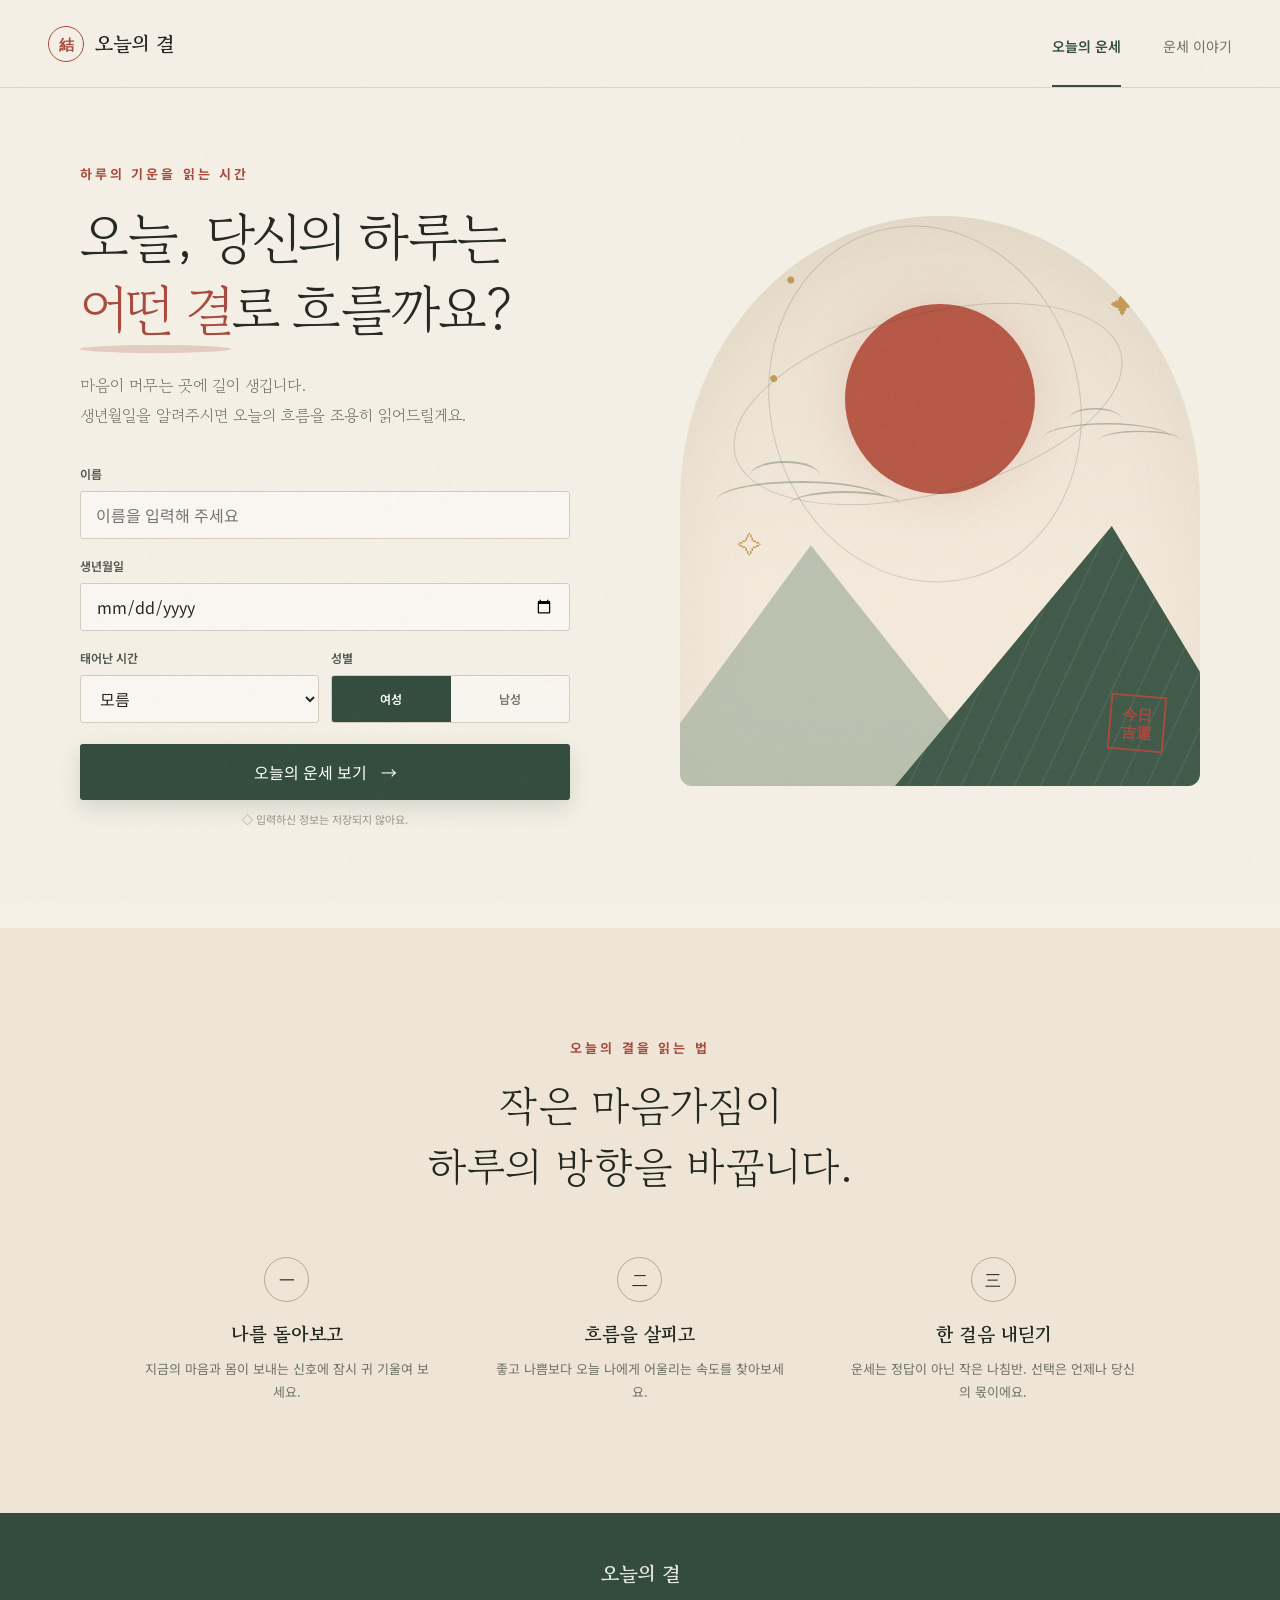
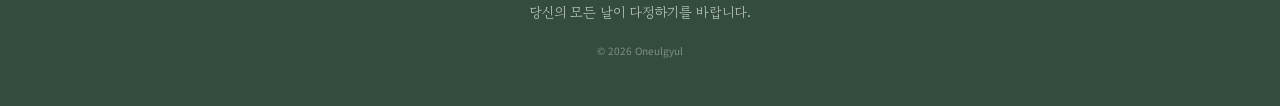
<file: index.html>
<!doctype html>
<html lang="ko">
  <head>
    <meta charset="UTF-8" />
    <meta name="viewport" content="width=device-width, initial-scale=1.0" />
    <meta name="theme-color" content="#f6f1e8" />
    <meta
      name="description"
      content="생년월일과 태어난 시간을 바탕으로 오늘의 운세를 확인하는 감성 운세 서비스"
    />
    <title>오늘의 결 — 하루를 읽는 운세</title>
    <link rel="preconnect" href="https://fonts.googleapis.com" />
    <link rel="preconnect" href="https://fonts.gstatic.com" crossorigin />
    <link
      href="https://fonts.googleapis.com/css2?family=Gowun+Batang:wght@400;700&family=Noto+Sans+KR:wght@400;500;600;700&display=swap"
      rel="stylesheet"
    />
    <link rel="stylesheet" href="styles.css" />
  </head>
  <body>
    <div class="paper-noise" aria-hidden="true"></div>
    <header class="site-header">
      <a class="brand" href="#" aria-label="오늘의 결 홈">
        <span class="brand-mark">結</span>
        <span>오늘의 결</span>
      </a>
      <nav aria-label="주요 메뉴">
        <a class="active" href="#fortune">오늘의 운세</a>
        <a href="#how">운세 이야기</a>
      </nav>
    </header>

    <main>
      <section class="hero" id="fortune">
        <div class="hero-copy">
          <p class="eyebrow">하루의 기운을 읽는 시간</p>
          <h1>오늘, 당신의 하루는<br /><em>어떤 결</em>로 흐를까요?</h1>
          <p class="intro">
            마음이 머무는 곳에 길이 생깁니다.<br />생년월일을 알려주시면 오늘의 흐름을 조용히 읽어드릴게요.
          </p>

          <form class="fortune-form" id="fortune-form">
            <div class="field full">
              <label for="name">이름</label>
              <input id="name" name="name" type="text" placeholder="이름을 입력해 주세요" maxlength="12" required />
            </div>
            <div class="field full">
              <label for="birthdate">생년월일</label>
              <input id="birthdate" name="birthdate" type="date" required />
            </div>
            <div class="field">
              <label for="birthtime">태어난 시간</label>
              <select id="birthtime" name="birthtime">
                <option value="unknown">모름</option>
                <option value="dawn">새벽 (00–06시)</option>
                <option value="morning">아침 (06–12시)</option>
                <option value="afternoon">낮 (12–18시)</option>
                <option value="night">저녁 (18–24시)</option>
              </select>
            </div>
            <div class="field">
              <span class="label">성별</span>
              <div class="segment" role="group" aria-label="성별">
                <label><input type="radio" name="gender" value="female" checked /><span>여성</span></label>
                <label><input type="radio" name="gender" value="male" /><span>남성</span></label>
              </div>
            </div>
            <button class="submit-button" type="submit">
              <span>오늘의 운세 보기</span>
              <span aria-hidden="true">→</span>
            </button>
          </form>
          <p class="privacy"><span aria-hidden="true">◇</span> 입력하신 정보는 저장되지 않아요.</p>
        </div>

        <div class="hero-art" aria-hidden="true">
          <div class="sun"></div>
          <div class="orbit orbit-one"><span></span></div>
          <div class="orbit orbit-two"><span></span></div>
          <div class="cloud cloud-one"></div>
          <div class="cloud cloud-two"></div>
          <div class="mountain mountain-back"></div>
          <div class="mountain mountain-front"></div>
          <div class="stamp">今日<br />吉運</div>
          <span class="star star-one">✦</span>
          <span class="star star-two">✧</span>
        </div>
      </section>

      <section class="result" id="result" hidden aria-live="polite">
        <button class="close-result" type="button" aria-label="결과 닫기">×</button>
        <p class="result-date" id="result-date"></p>
        <h2><span id="result-name"></span>님의 오늘은<br /><em id="result-keyword"></em>의 날이에요.</h2>
        <p class="result-message" id="result-message"></p>
        <div class="score-grid">
          <article><span>전체운</span><strong id="score-total"></strong><div class="meter"><i id="bar-total"></i></div></article>
          <article><span>애정운</span><strong id="score-love"></strong><div class="meter"><i id="bar-love"></i></div></article>
          <article><span>금전운</span><strong id="score-money"></strong><div class="meter"><i id="bar-money"></i></div></article>
          <article><span>일·학업운</span><strong id="score-work"></strong><div class="meter"><i id="bar-work"></i></div></article>
        </div>
        <div class="lucky-row">
          <div><small>행운의 색</small><b id="lucky-color"></b></div>
          <div><small>행운의 숫자</small><b id="lucky-number"></b></div>
          <div><small>좋은 시간</small><b id="lucky-time"></b></div>
        </div>
        <button class="again-button" id="again-button" type="button">다시 보기</button>
      </section>

      <section class="how" id="how">
        <p class="eyebrow">오늘의 결을 읽는 법</p>
        <h2>작은 마음가짐이<br />하루의 방향을 바꿉니다.</h2>
        <div class="how-grid">
          <article><span>一</span><h3>나를 돌아보고</h3><p>지금의 마음과 몸이 보내는 신호에 잠시 귀 기울여 보세요.</p></article>
          <article><span>二</span><h3>흐름을 살피고</h3><p>좋고 나쁨보다 오늘 나에게 어울리는 속도를 찾아보세요.</p></article>
          <article><span>三</span><h3>한 걸음 내딛기</h3><p>운세는 정답이 아닌 작은 나침반. 선택은 언제나 당신의 몫이에요.</p></article>
        </div>
      </section>
    </main>

    <footer><span>오늘의 결</span><p>당신의 모든 날이 다정하기를 바랍니다.</p><small>© 2026 Oneulgyul</small></footer>
    <script src="app.js"></script>
  </body>
</html>
</file>
<file: styles.css>
:root {
  --ink: #242820;
  --muted: #6f7267;
  --paper: #f5f0e6;
  --paper-deep: #eee5d7;
  --green: #334c3d;
  --red: #a84a3d;
  --gold: #c39b55;
}

* { box-sizing: border-box; }
html { scroll-behavior: smooth; }
body { margin: 0; color: var(--ink); background: var(--paper); font-family: "Noto Sans KR", sans-serif; }
a { color: inherit; text-decoration: none; }
button, input, select { font: inherit; }
.paper-noise { position: fixed; inset: 0; pointer-events: none; z-index: 10; opacity: .18; background-image: url("data:image/svg+xml,%3Csvg viewBox='0 0 160 160' xmlns='http://www.w3.org/2000/svg'%3E%3Cfilter id='n'%3E%3CfeTurbulence type='fractalNoise' baseFrequency='.9' numOctaves='3' stitchTiles='stitch'/%3E%3C/filter%3E%3Crect width='100%25' height='100%25' filter='url(%23n)' opacity='.16'/%3E%3C/svg%3E"); }

.site-header { height: 88px; max-width: 1280px; margin: auto; padding: 0 48px; display: flex; align-items: center; justify-content: space-between; border-bottom: 1px solid rgba(51,76,61,.15); }
.brand { display: flex; align-items: center; gap: 11px; font: 700 20px "Gowun Batang", serif; }
.brand-mark { display: grid; place-items: center; width: 36px; height: 36px; border: 1px solid var(--red); color: var(--red); border-radius: 50%; font-size: 15px; }
nav { display: flex; gap: 42px; font-size: 14px; color: var(--muted); }
nav a { padding: 34px 0 30px; position: relative; }
nav a.active { color: var(--green); font-weight: 600; }
nav a.active::after { content: ""; position: absolute; bottom: -1px; left: 0; right: 0; height: 2px; background: var(--green); }

.hero { min-height: 720px; max-width: 1280px; margin: auto; padding: 76px 80px 90px; display: grid; grid-template-columns: 1fr 1fr; gap: 80px; align-items: center; }
.eyebrow { margin: 0 0 18px; color: var(--red); font: 700 13px "Noto Sans KR", sans-serif; letter-spacing: .22em; }
h1, h2 { font-family: "Gowun Batang", serif; font-weight: 400; }
h1 { margin: 0; font-size: clamp(42px, 4.3vw, 63px); line-height: 1.3; letter-spacing: -.05em; }
h1 em, .result h2 em { color: var(--red); font-style: normal; position: relative; }
h1 em::after { content: ""; position: absolute; left: 0; right: 0; bottom: -5px; height: 8px; opacity: .22; background: var(--red); border-radius: 50%; }
.intro { margin: 26px 0 34px; color: var(--muted); font: 16px/1.9 "Gowun Batang", serif; }
.fortune-form { max-width: 490px; display: grid; grid-template-columns: 1fr 1fr; gap: 18px 12px; }
.field { display: flex; flex-direction: column; gap: 9px; }
.field.full { grid-column: 1 / -1; }
.field label, .label { font-size: 12px; font-weight: 600; color: #50554b; }
input, select { width: 100%; height: 48px; border: 1px solid #d5ccbd; border-radius: 3px; color: var(--ink); background: rgba(255,255,255,.45); padding: 0 15px; outline: none; }
input:focus, select:focus { border-color: var(--green); box-shadow: 0 0 0 3px rgba(51,76,61,.08); }
.segment { height: 48px; display: flex; border: 1px solid #d5ccbd; border-radius: 3px; overflow: hidden; }
.segment label { flex: 1; cursor: pointer; }
.segment input { position: absolute; opacity: 0; width: 1px; height: 1px; }
.segment span { height: 100%; display: grid; place-items: center; background: rgba(255,255,255,.35); color: var(--muted); }
.segment input:checked + span { background: var(--green); color: white; }
.submit-button { grid-column: 1 / -1; height: 56px; margin-top: 3px; padding: 0 20px; border: 0; border-radius: 3px; background: var(--green); color: white; display: flex; align-items: center; justify-content: center; gap: 14px; cursor: pointer; box-shadow: 0 8px 22px rgba(51,76,61,.16); transition: transform .2s, background .2s; }
.submit-button:hover { transform: translateY(-2px); background: #263d30; }
.privacy { max-width: 490px; text-align: center; color: #96958c; font-size: 11px; }

.hero-art { height: 570px; position: relative; overflow: hidden; border-radius: 50% 50% 12px 12px; background: linear-gradient(#e9dfcf 0%, #f4eadc 65%); box-shadow: inset 0 0 80px rgba(108,83,48,.08); }
.sun { position: absolute; width: 190px; height: 190px; top: 88px; left: 50%; transform: translateX(-50%); border-radius: 50%; background: #b75846; box-shadow: 0 0 50px rgba(183,88,70,.16); }
.orbit { position: absolute; border: 1px solid rgba(51,76,61,.2); border-radius: 50%; transform: rotate(-15deg); }
.orbit-one { width: 400px; height: 180px; top: 98px; left: 48px; }
.orbit-two { width: 310px; height: 360px; top: 8px; left: 90px; }
.orbit span { display: block; width: 7px; height: 7px; border-radius: 50%; background: var(--gold); margin: 21px 0 0 53px; }
.cloud { position: absolute; z-index: 3; width: 170px; height: 40px; border-top: 2px solid rgba(51,76,61,.32); border-radius: 50%; }
.cloud::after, .cloud::before { content: ""; position: absolute; border-top: 2px solid rgba(51,76,61,.32); border-radius: 50%; }
.cloud::before { width: 70px; height: 27px; left: 34px; top: -22px; }
.cloud::after { width: 110px; height: 25px; right: -14px; top: 8px; }
.cloud-one { top: 265px; left: 36px; }
.cloud-two { top: 202px; right: 8px; transform: scale(.75); }
.mountain { position: absolute; bottom: -60px; width: 460px; height: 320px; clip-path: polygon(0 100%, 48% 6%, 100% 100%); }
.mountain-back { left: -90px; background: #9eac9a; opacity: .65; }
.mountain-front { right: -105px; background: #405a49; clip-path: polygon(0 100%, 58% 0, 100% 100%); }
.mountain-front::after { content: ""; position: absolute; inset: 0; background: repeating-linear-gradient(115deg, transparent 0 22px, rgba(255,255,255,.07) 23px 24px); }
.stamp { position: absolute; z-index: 5; right: 35px; bottom: 35px; width: 56px; height: 56px; border: 2px solid var(--red); color: var(--red); display: grid; place-items: center; text-align: center; font: 700 15px/1.2 "Gowun Batang"; transform: rotate(5deg); }
.star { position: absolute; color: var(--gold); font-size: 24px; }.star-one{top:70px;right:65px}.star-two{top:310px;left:58px}

.result { position: relative; max-width: 820px; margin: 20px auto 100px; padding: 68px 72px; text-align: center; background: #fbf8f1; border: 1px solid #ded4c4; box-shadow: 0 20px 70px rgba(64,53,38,.12); }
.result::before { content: ""; position: absolute; inset: 10px; border: 1px solid rgba(168,74,61,.18); pointer-events: none; }
.close-result { position: absolute; z-index: 2; right: 22px; top: 18px; border: 0; background: none; font-size: 28px; color: var(--muted); cursor: pointer; }
.result-date { color: var(--red); font-size: 12px; letter-spacing: .15em; }
.result h2 { margin: 16px 0 20px; font-size: 38px; line-height: 1.45; }
.result-message { max-width: 580px; margin: auto; color: var(--muted); line-height: 1.9; }
.score-grid { margin: 42px 0 32px; display: grid; grid-template-columns: repeat(4, 1fr); gap: 18px; text-align: left; }
.score-grid article { padding: 18px; background: var(--paper); }
.score-grid span { display: block; font-size: 12px; color: var(--muted); }.score-grid strong{font:700 23px "Gowun Batang"}.meter{height:3px;background:#d8d2c6;margin-top:11px}.meter i{display:block;height:100%;background:var(--red)}
.lucky-row { display: flex; justify-content: center; border-top: 1px solid #ded8cc; border-bottom: 1px solid #ded8cc; }
.lucky-row div { flex: 1; padding: 19px; }.lucky-row div + div{border-left:1px solid #ded8cc}.lucky-row small{display:block;color:var(--muted);margin-bottom:5px}.lucky-row b{font:700 16px "Gowun Batang"}
.again-button { margin-top: 30px; border: 0; border-bottom: 1px solid var(--green); padding: 7px 3px; background: none; color: var(--green); cursor: pointer; }

.how { padding: 110px 40px; text-align: center; background: var(--paper-deep); }
.how h2 { margin: 0; font-size: 42px; line-height: 1.45; }.how-grid{max-width:1000px;margin:60px auto 0;display:grid;grid-template-columns:repeat(3,1fr);gap:60px}.how-grid span{display:grid;place-items:center;width:45px;height:45px;margin:auto;border:1px solid #b9a889;border-radius:50%;font-family:"Gowun Batang"}.how-grid h3{font:700 19px "Gowun Batang";margin:18px 0 10px}.how-grid p{margin:0;color:var(--muted);font-size:13px;line-height:1.8}
footer { padding: 46px; text-align: center; background: var(--green); color: #e8e7dd; }footer span{font:700 20px "Gowun Batang"}footer p{color:#bfc8bf;font:14px "Gowun Batang"}footer small{color:#829084;font-size:10px}

@media (max-width: 800px) {
  .site-header{height:72px;padding:0 22px}nav{display:none}.hero{padding:50px 24px 70px;display:flex;flex-direction:column;gap:55px}.hero-copy{width:100%}h1{font-size:42px}.hero-art{width:100%;height:450px}.result{margin:0 16px 70px;padding:55px 24px}.score-grid{grid-template-columns:1fr 1fr}.lucky-row{font-size:12px}.how{padding:80px 24px}.how h2{font-size:34px}.how-grid{grid-template-columns:1fr;gap:44px}
}

@media (max-width: 440px) { .fortune-form{grid-template-columns:1fr}.field{grid-column:1/-1}.hero-art{height:380px}.sun{width:145px;height:145px}.result h2{font-size:30px}.lucky-row div{padding:15px 6px} }

@media (prefers-reduced-motion: reduce) { html{scroll-behavior:auto}.submit-button{transition:none} }
</file>
